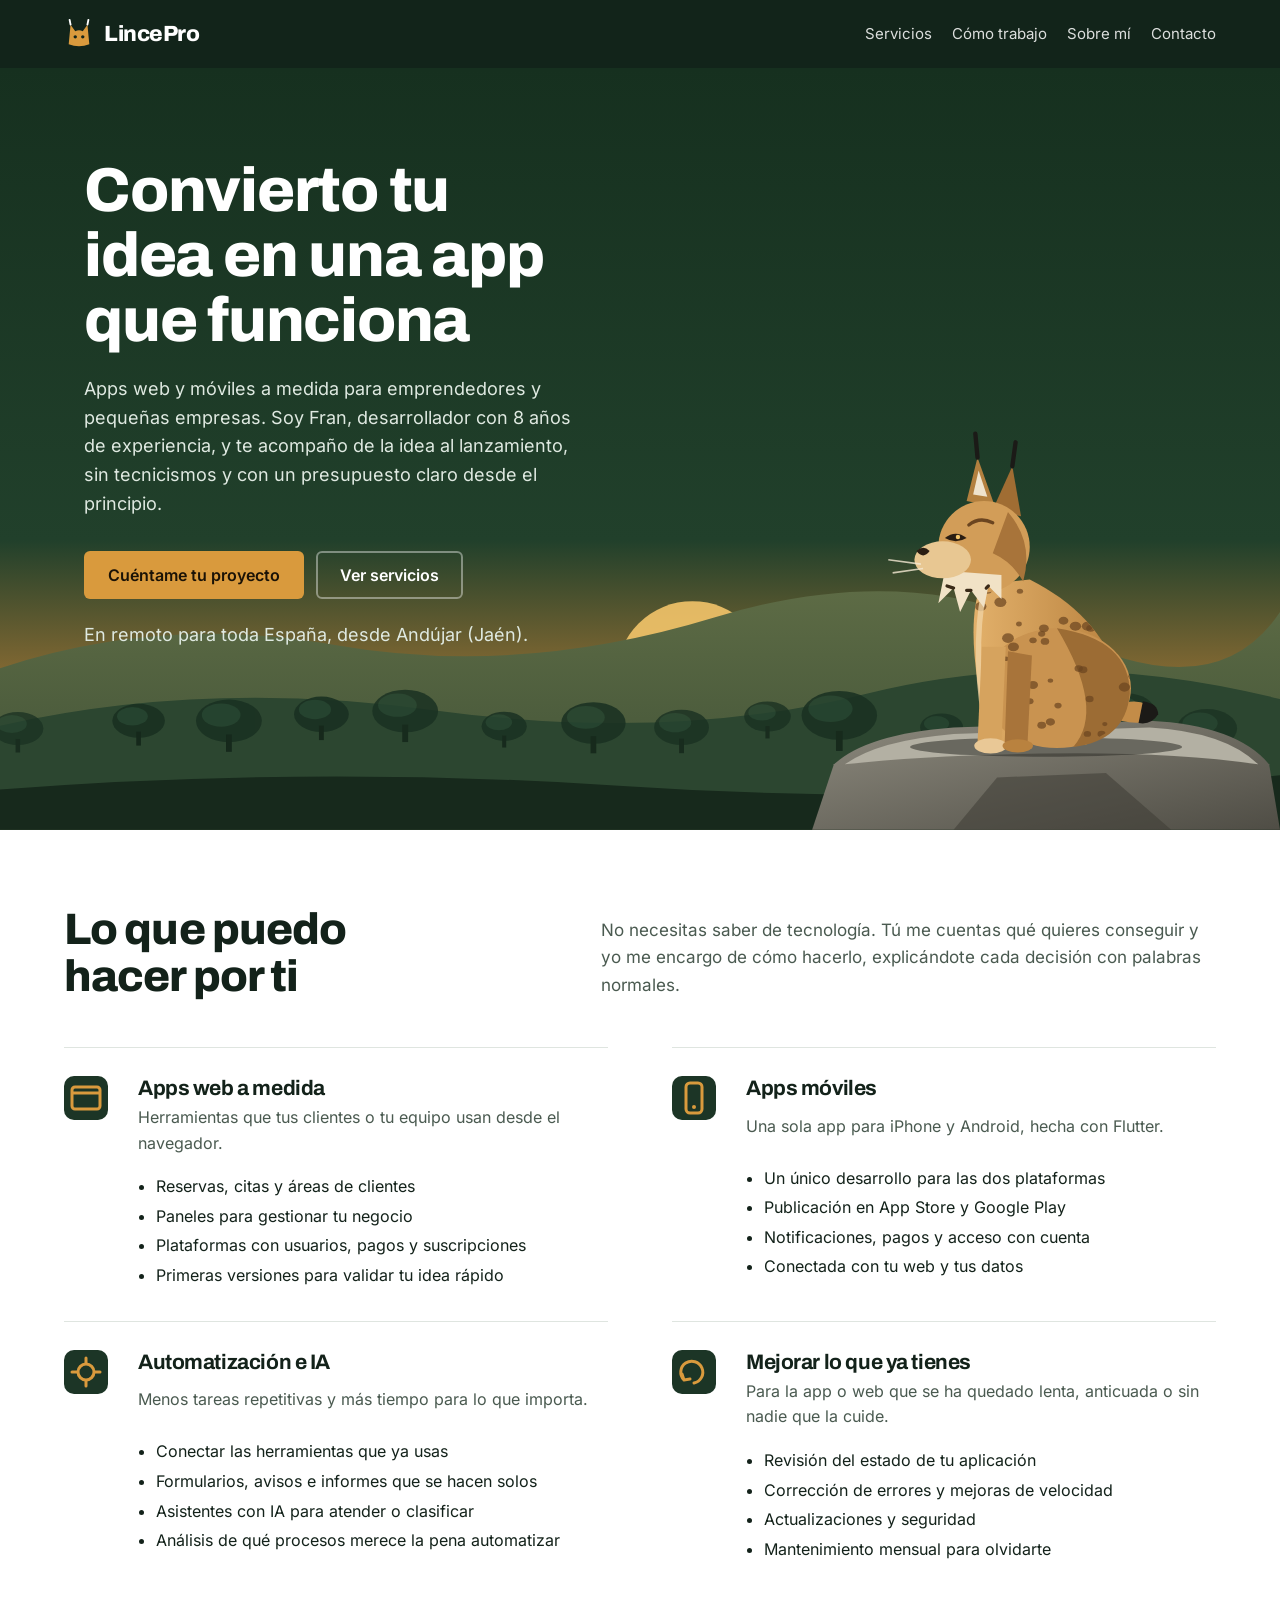
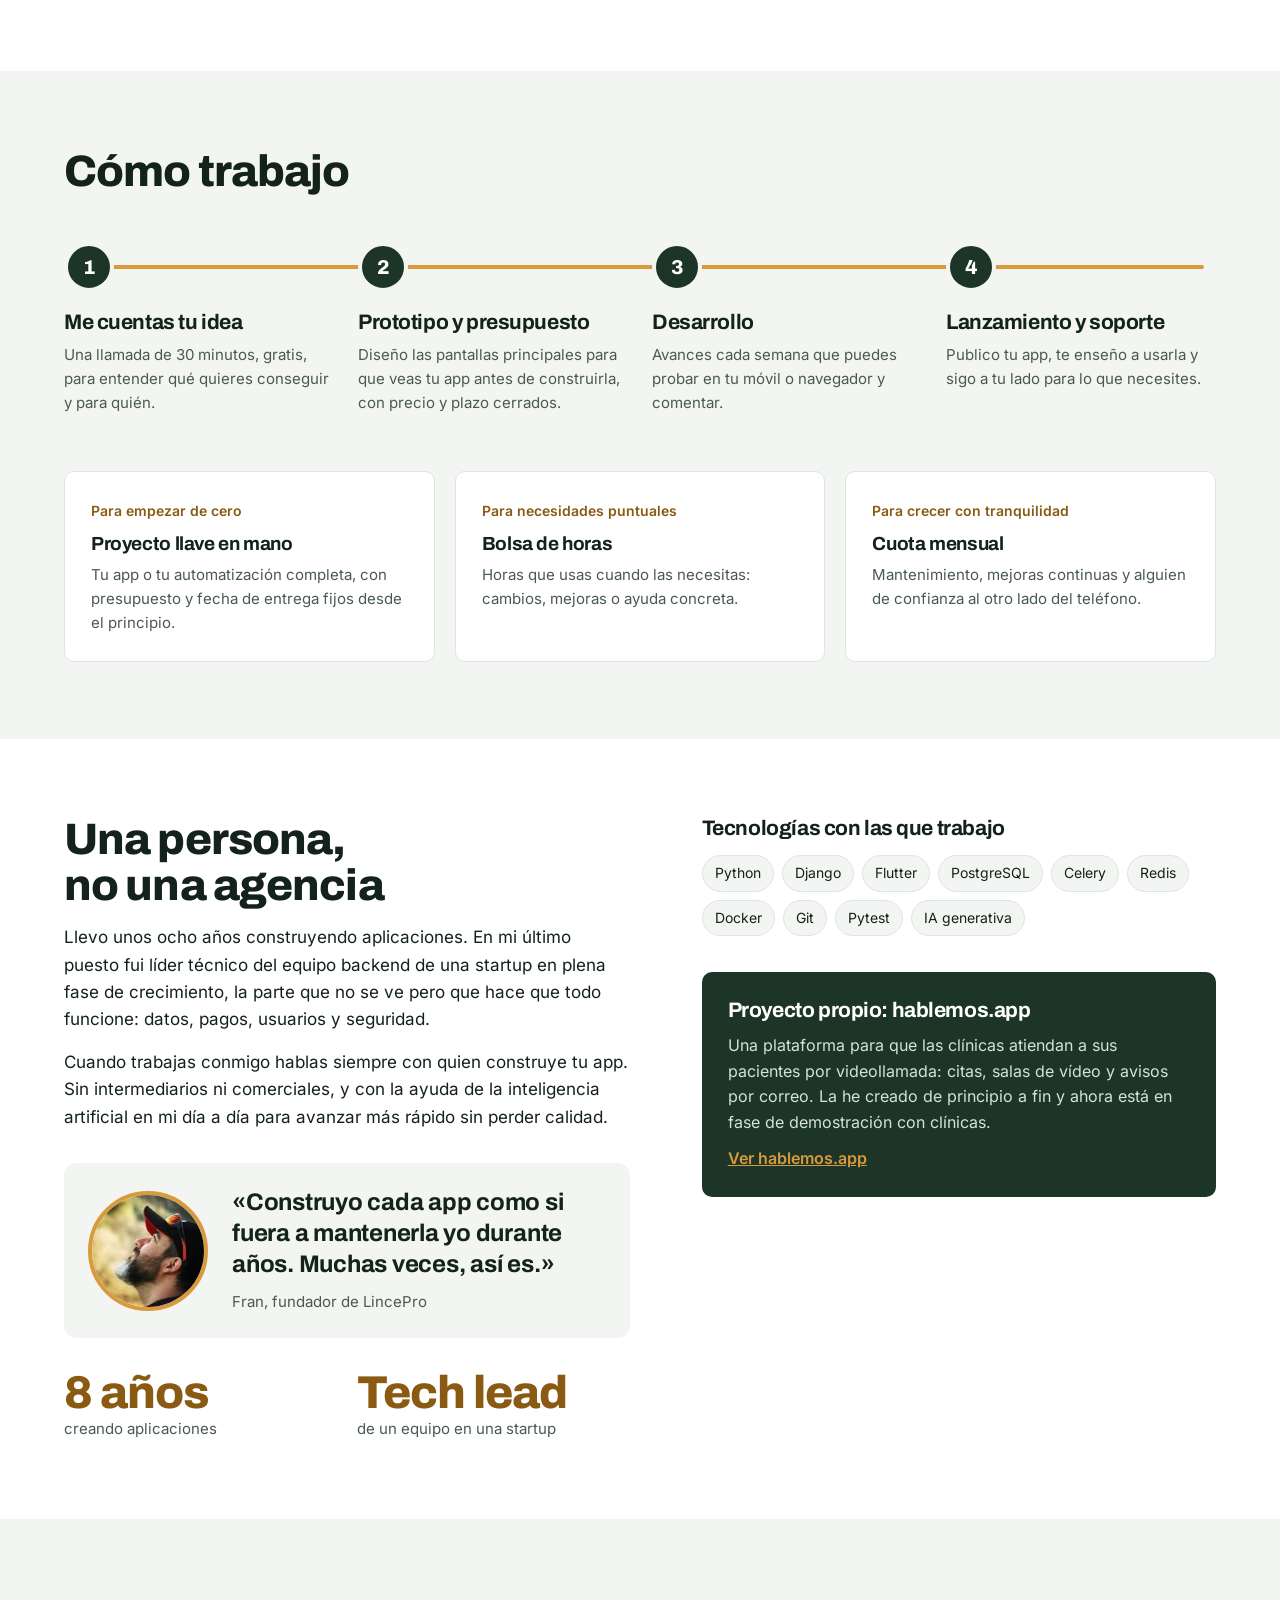
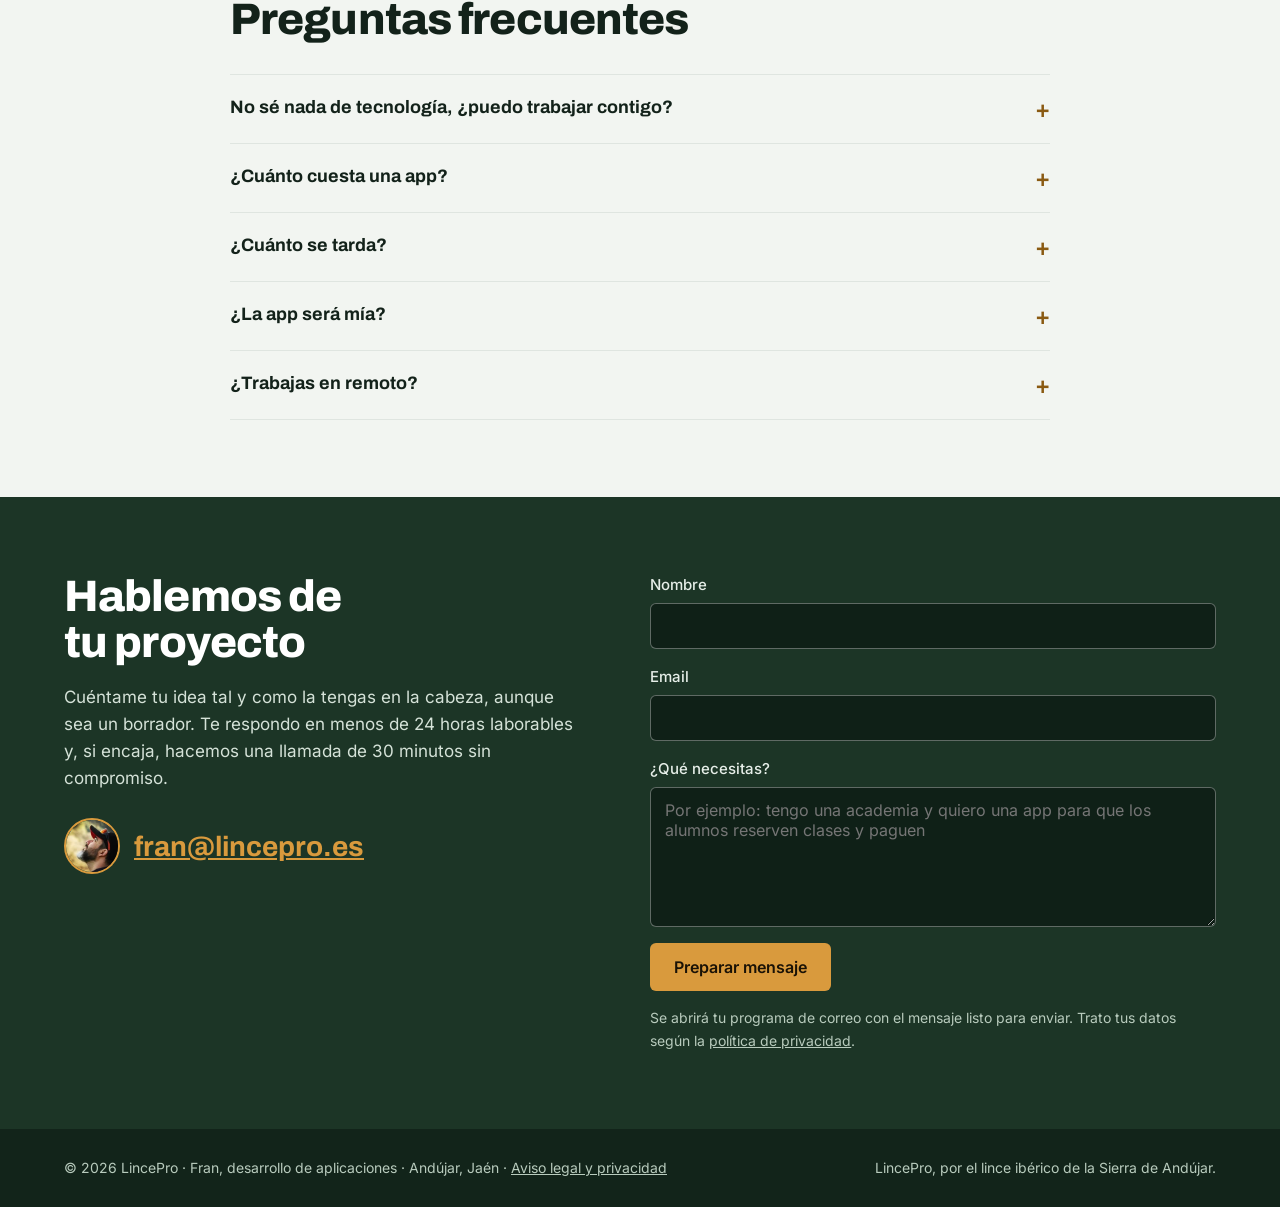
<file: index.html>
<!DOCTYPE html>
<html lang="es">
<head>
<meta charset="utf-8">
<meta name="viewport" content="width=device-width, initial-scale=1">
<title>LincePro</title>
<meta name="description" content="Apps web y móviles a medida para emprendedores y pequeñas empresas. Fran, desarrollador con 8 años de experiencia, te acompaña de la idea al lanzamiento. En remoto desde Andújar (Jaén).">
<link rel="stylesheet" href="fonts/fonts.css">
<link rel="icon" href="favicon.svg" type="image/svg+xml">
<style>
/* VOICE occasion: a small consultancy site, calm and confident, written by one engineer
   IDEA a naturalist's plate of the Sierra de Andújar: the Iberian lynx at dusk, sharp-eyed, on granite
   PICTURE layered sierra at dusk with encinas, a geometric lynx sitting on a granite boulder, facing the headline
   COLOUR deep encina green field, lynx ochre accent, white reading ground; night is the same green-black
   TYPE Archivo 800 display + Inter text
   LAYOUT laptop: full-bleed scene with headline in the quiet sky at left; under 900px: headline, then scene box, then sections */
:root{color-scheme:light dark;--bg:light-dark(#ffffff,#0e1611);--ink:light-dark(#13221a,#e6eee8);--soft:light-dark(#4a5a50,#a9b8ae);--rule:light-dark(#dfe5e0,#24332a);--panel:light-dark(#f2f5f1,#15211a);--green:#1c3526;--deep:#12241a;--ochre:#d99a3d;--ochre-ink:light-dark(#8a5a12,#e6ad57)}
:root[data-theme=light]{color-scheme:light}:root[data-theme=dark]{color-scheme:dark}
*{box-sizing:border-box;min-width:0}
html{scroll-behavior:smooth;scroll-padding-top:72px}
body{margin:0;background:var(--bg);color:var(--ink);font:16px/1.6 Inter,system-ui,sans-serif;overflow-x:clip}
h1,h2,h3{font-family:Archivo,Inter,sans-serif;letter-spacing:-.02em;line-height:1.05;text-wrap:balance;margin:0}
h2{font-size:clamp(30px,4vw,44px);font-weight:800}
h3{font-size:21px;font-weight:700;line-height:1.2}
p{margin:0}
a{color:inherit}
.wrap{max-width:1240px;margin:0 auto}
.band{padding-block:clamp(48px,6vw,96px);padding-inline:max(5vw,16px)}
.nav{position:sticky;top:0;z-index:5;background:var(--deep);color:#fff;padding:12px max(5vw,16px)}
.nav .wrap{display:flex;align-items:center;justify-content:space-between;gap:12px 24px;flex-wrap:wrap}
.logo{display:flex;align-items:center;gap:10px;font:800 22px Archivo,sans-serif;text-decoration:none;letter-spacing:-.02em}
.logo svg{width:30px;height:30px}
.links{display:flex;gap:4px 20px;flex-wrap:wrap;font-size:15px}
.links a{text-decoration:none;opacity:.85;padding:10px 0}
.links a:hover,.links a:focus-visible{opacity:1;text-decoration:underline;text-underline-offset:4px}
.hero{position:relative;background:var(--green);color:#fff;overflow:hidden}
.hero .wrap{position:relative;z-index:1;padding:clamp(56px,7vw,104px) max(5vw,16px) 0}
.hero-text{max-width:35rem}
.hero h1{font-size:clamp(38px,5.2vw,62px);font-weight:800}
.hero p{font-size:18px;margin-top:22px;color:#dfe9e1;max-width:32rem}
.ctas{display:flex;flex-wrap:wrap;gap:12px;margin-top:32px}
.btn{display:inline-flex;align-items:center;min-height:48px;padding:0 22px;border-radius:6px;font:600 16px Inter,sans-serif;text-decoration:none;border:2px solid transparent;cursor:pointer}
.btn.main{background:var(--ochre);color:#1a1206}
.btn.main:hover{background:#e8ad55}
.btn.ghost{border-color:#ffffff66;color:#fff}
.btn.ghost:hover{border-color:#fff}
.btn:focus-visible,input:focus-visible,textarea:focus-visible,summary:focus-visible{outline:3px solid var(--ochre);outline-offset:2px}
.where{margin-top:26px;font-size:15px;color:#c3d3c7}
.scene{position:relative;height:340px;margin-top:40px}
.scene svg{position:absolute;inset:0;width:100%;height:100%;display:block}
@media(min-width:900px){.hero{min-height:min(720px,92svh)}.scene{position:absolute;inset:0;height:auto;margin:0}.hero .wrap{padding-bottom:180px}}
.intro{display:grid;grid-template-columns:minmax(0,1fr) minmax(0,1.3fr);gap:24px 64px;align-items:end;margin-bottom:48px}
.intro p{color:var(--soft);font-size:17px;max-width:38rem}
.svc{display:grid;grid-template-columns:repeat(2,minmax(0,1fr));gap:0 64px}
.svc article{padding:28px 0;border-top:1px solid var(--rule);display:grid;grid-template-columns:56px minmax(0,1fr);gap:4px 18px}
.svc svg{width:44px;height:44px;grid-row:span 3}
.svc p{color:var(--soft)}
.svc ul{margin:10px 0 0;padding-left:18px;color:var(--ink)}
.svc li{margin:4px 0}
.alt{background:var(--panel)}
.route{list-style:none;padding:0;margin:48px 0 0;display:grid;grid-template-columns:repeat(4,minmax(0,1fr));gap:24px;position:relative}
.route::before{content:"";position:absolute;left:12px;right:12px;top:23px;height:4px;background:var(--ochre);border-radius:2px}
.route li{position:relative}
.dot{width:50px;height:50px;border-radius:50%;background:var(--green);color:#fff;display:grid;place-items:center;font:800 20px Archivo,sans-serif;border:4px solid var(--panel);position:relative}
.route h3{margin:18px 0 8px}
.route p{color:var(--soft);font-size:15px}
.modes{display:grid;grid-template-columns:repeat(3,minmax(0,1fr));gap:20px;margin-top:56px}
.mode{background:var(--bg);border:1px solid var(--rule);border-radius:10px;padding:26px}
.mode h3{font-size:19px}
.mode .tag{display:inline-block;font-size:14px;font-weight:600;color:var(--ochre-ink);margin-bottom:10px}
.mode p{color:var(--soft);font-size:15px;margin-top:8px}
.about{display:grid;grid-template-columns:minmax(0,1.1fr) minmax(0,1fr);gap:48px 72px}
.about p{margin-top:16px;font-size:17px}
.quote{display:grid;grid-template-columns:120px minmax(0,1fr);gap:24px;align-items:center;margin:32px 0 0;padding:24px;border-radius:12px;background:var(--panel)}
.quote img{width:120px;height:120px;border-radius:50%;object-fit:cover;border:4px solid var(--ochre);display:block}
.quote blockquote{margin:0;font:700 clamp(20px,2.2vw,24px)/1.3 Archivo,sans-serif;letter-spacing:-.01em;text-wrap:balance}
.quote figcaption{margin-top:10px;font-size:15px;color:var(--soft)}
.me{display:flex;align-items:center;gap:14px;margin-top:26px}
.me img{width:56px;height:56px;border-radius:50%;object-fit:cover;border:2px solid var(--ochre);flex:none}
.me .mail{margin-top:0}
@media(max-width:480px){.quote{grid-template-columns:minmax(0,1fr);justify-items:start}.quote img{width:96px;height:96px}}
.facts{display:grid;grid-template-columns:repeat(2,minmax(0,1fr));gap:20px;margin-top:32px}
.fact b{display:block;font:800 clamp(34px,4vw,46px)/1 Archivo,sans-serif;color:var(--ochre-ink);letter-spacing:-.02em}
.fact span{font-size:15px;color:var(--soft)}
.chips{display:flex;flex-wrap:wrap;gap:8px;margin-top:14px}
.chips span{padding:6px 12px;border-radius:999px;background:var(--panel);border:1px solid var(--rule);font-size:14px;white-space:nowrap}
.case{margin-top:36px;padding:26px;border-radius:10px;background:var(--green);color:#fff}
.case h3{color:#fff}
.case p{color:#d5e2d8;font-size:16px;margin-top:10px}
.case a{color:var(--ochre);font-weight:600}
.faq{max-width:820px}
details{border-top:1px solid var(--rule);padding:6px 0}
details:last-child{border-bottom:1px solid var(--rule)}
summary{cursor:pointer;font:700 18px Archivo,sans-serif;padding:16px 0;list-style:none;display:flex;justify-content:space-between;gap:16px;min-height:44px}
summary::after{content:"+";font-size:24px;line-height:1;color:var(--ochre-ink)}
details[open] summary::after{content:"–"}
details p{color:var(--soft);padding:0 0 18px;max-width:42rem}
.contact{background:var(--green);color:#fff}
.contact .wrap{display:grid;grid-template-columns:minmax(0,1fr) minmax(0,1.1fr);gap:40px 72px}
.contact h2{color:#fff}
.contact .lead{margin-top:18px;color:#d5e2d8;font-size:17px}
.mail{display:inline-block;margin-top:26px;font:700 clamp(22px,2.6vw,28px) Archivo,sans-serif;color:var(--ochre);overflow-wrap:anywhere}
form{display:grid;gap:16px}
label{display:grid;gap:6px;font-size:15px;font-weight:500;color:#e6eee8}
input,textarea{font:16px Inter,sans-serif;padding:12px 14px;border-radius:6px;border:1px solid #ffffff55;background:#0f2017;color:#fff;width:100%}
textarea{min-height:140px;resize:vertical}
.note{font-size:14px;color:#b8cbbd;min-height:1.4em}
footer{background:var(--deep);color:#b8cbbd;font-size:14px;padding:28px max(5vw,16px)}
footer .wrap{display:flex;flex-wrap:wrap;justify-content:space-between;gap:10px 32px}
@media(max-width:900px){.intro,.about,.contact .wrap{grid-template-columns:minmax(0,1fr)}.route{grid-template-columns:repeat(2,minmax(0,1fr));row-gap:36px}.route::before{display:none}}
@media(max-width:720px){.svc,.modes{grid-template-columns:minmax(0,1fr)}.links{font-size:14px;gap:2px 14px}}
@media(max-width:480px){.route{grid-template-columns:minmax(0,1fr)}.facts{grid-template-columns:minmax(0,1fr) minmax(0,1fr)}.links a:not(.k){display:none}}
@media(max-width:400px){.logo{font-size:18px;gap:8px}.logo svg{width:26px;height:26px}}
@media(prefers-reduced-motion:reduce){html{scroll-behavior:auto}#tail{animation:none!important}}
@keyframes flick{0%,86%,100%{transform:rotate(0)}91%{transform:rotate(-14deg)}}
</style>
</head>
<body>

<nav class="nav" aria-label="Principal">
  <div class="wrap">
    <a class="logo" href="#inicio" aria-label="LincePro, inicio">
      <svg viewBox="0 0 32 32" aria-hidden="true"><path d="M5 27 L7 6 L12 13 Q16 11 20 13 L25 6 L27 27 Q16 31 5 27Z" fill="#d99a3d"/><path d="M7 6 L6 1 M25 6 L26 1" stroke="#fff" stroke-width="2" stroke-linecap="round"/><circle cx="12" cy="19" r="1.8" fill="#12241a"/><circle cx="20" cy="19" r="1.8" fill="#12241a"/></svg>
      LincePro
    </a>
    <div class="links">
      <a href="#servicios">Servicios</a>
      <a href="#metodo">Cómo trabajo</a>
      <a href="#sobre-mi">Sobre mí</a>
      <a class="k" href="#contacto">Contacto</a>
    </div>
  </div>
</nav>

<header class="hero" id="inicio">
  <div class="scene" aria-hidden="true">
    <svg id="scene" viewBox="0 0 1200 700" preserveAspectRatio="xMaxYMax slice">
      <defs>
        <linearGradient id="sky" x1="0" y1="0" x2="0" y2="1">
          <stop offset="0" stop-color="#16301f"/><stop offset=".62" stop-color="#21402b"/><stop offset=".84" stop-color="#9c7334"/><stop offset="1" stop-color="#e3a64f"/>
        </linearGradient>
        <linearGradient id="far" x1="0" y1="0" x2="0" y2="1"><stop offset="0" stop-color="#5d6b45"/><stop offset="1" stop-color="#3f5136"/></linearGradient>
        <linearGradient id="rock" x1="0" y1="0" x2="1" y2="1"><stop offset="0" stop-color="#8d8a7e"/><stop offset="1" stop-color="#4f4d45"/></linearGradient>
        <linearGradient id="fur" x1="0" y1="0" x2="1" y2="0"><stop offset="0" stop-color="#e2b06a"/><stop offset="1" stop-color="#b9823f"/></linearGradient>
        <g id="oak"><ellipse cx="0" cy="0" rx="34" ry="22" fill="#1a3122"/><ellipse cx="-8" cy="-6" rx="20" ry="12" fill="#25432f"/><rect x="-3" y="14" width="6" height="18" fill="#14261a"/></g>
        <clipPath id="body"><ellipse cx="455" cy="330" rx="68" ry="55"/><path d="M392 380 C380 320 372 270 385 235 L430 230 C470 250 500 280 512 320 L482 382 Z"/></clipPath>
      </defs>
      <rect width="1200" height="700" fill="url(#sky)"/>
      <circle cx="660" cy="560" r="70" fill="#f3c56a" opacity=".9"/>
      <path d="M0 560 Q160 500 330 530 T680 505 T1000 520 T1200 500 L1200 700 L0 700Z" fill="url(#far)"/>
      <path d="M0 610 Q200 560 420 590 T820 575 T1200 580 L1200 700 L0 700Z" fill="#2c4630"/>
      <g id="oaks"></g>
      <path d="M0 665 Q300 640 600 660 T1200 650 L1200 700 L0 700Z" fill="#17291c"/>
      <path d="M770 700 L790 640 Q820 612 900 606 L1080 600 Q1160 604 1190 640 L1200 700Z" fill="url(#rock)"/>
      <path d="M800 640 Q830 618 900 612 L1080 606 Q1150 610 1180 640 Q1100 628 980 630 Q870 632 800 640Z" fill="#b3b0a3"/>
      <path d="M900 700 L940 652 L1040 648 L1100 700Z" fill="#3e3c36" opacity=".55"/>
      <ellipse cx="985" cy="624" rx="125" ry="9" fill="#2f2e29" opacity=".55"/>
      <g id="lynx" transform="translate(540 240)">
        <g id="tail" style="transform-origin:516px 348px;animation:flick 7s ease-in-out infinite">
          <path d="M508 346 Q534 336 546 352 Q540 366 514 360 Z" fill="#c38c48"/>
          <path d="M534 342 Q548 344 548 354 Q542 364 530 362 Z" fill="#1b1a17"/>
        </g>
        <path d="M392 380 C380 320 372 270 385 235 L430 230 C470 250 500 280 512 320 L482 382 Z" fill="url(#fur)"/>
        <ellipse cx="455" cy="330" rx="68" ry="55" fill="#c99350"/>
        <path d="M455 275 Q522 285 522 335 Q518 378 470 384 Q500 350 455 275Z" fill="#9c6c34"/>
        <g id="spots" clip-path="url(#body)"></g>
        <path d="M388 240 Q376 300 392 380" fill="none" stroke="#f0d3a2" stroke-width="5" stroke-linecap="round" opacity=".8"/>
        <path d="M410 296 L407 380 L428 380 L432 300 Z" fill="#a8743a"/>
        <path d="M386 292 L382 381 L404 381 L408 292 Z" fill="#d6a35e"/>
        <ellipse cx="394" cy="383" rx="15" ry="7" fill="#e9c896"/>
        <ellipse cx="419" cy="383" rx="14" ry="6" fill="#b9823f"/>
        <path d="M372 158 L382 118 L398 163 Z" fill="#b3803f"/><path d="M378 152 L383 130 L391 154 Z" fill="#efe3cd"/>
        <path d="M396 166 L414 126 L422 172 Z" fill="#a06d33"/>
        <path d="M382 118 L380 96 M414 126 L417 104" stroke="#1b1a17" stroke-width="4" stroke-linecap="round"/>
        <circle cx="388" cy="200" r="42" fill="#d29d58"/>
        <path d="M410 168 Q434 196 424 232 Q414 214 396 206 Z" fill="#a8743a"/>
        <path d="M352 222 L346 252 L360 238 L366 260 L376 240 L388 256 L392 236 L404 248 L404 226 Z" fill="#f1e2c6"/>
        <path d="M354 236 L360 238 M372 240 L376 240 M390 238 L392 236" stroke="#3a2a18" stroke-width="3" stroke-linecap="round"/>
        <ellipse cx="350" cy="212" rx="26" ry="17" fill="#e8c792"/>
        <path d="M326 204 Q332 198 338 204 Q332 212 326 204Z" fill="#2a1d12"/>
        <path d="M352 192 Q362 184 372 192 Q362 198 352 192Z" fill="#2a1d12"/>
        <circle cx="364" cy="191" r="2" fill="#f3c56a"/>
        <path d="M374 180 Q384 172 396 178" stroke="#6b4520" stroke-width="3" fill="none" stroke-linecap="round"/>
        <path d="M330 216 L300 212 M332 220 L304 224" stroke="#f6ead4" stroke-width="1.5" opacity=".8"/>
      </g>
    </svg>
  </div>
  <div class="wrap">
    <div class="hero-text">
      <h1>Convierto tu idea en una app que funciona</h1>
      <p>Apps web y móviles a medida para emprendedores y pequeñas empresas. Soy Fran, desarrollador con 8 años de experiencia, y te acompaño de la idea al lanzamiento, sin tecnicismos y con un presupuesto claro desde el principio.</p>
      <div class="ctas">
        <a class="btn main" href="#contacto">Cuéntame tu proyecto</a>
        <a class="btn ghost" href="#servicios">Ver servicios</a>
      </div>
      <p class="where">En remoto para toda España, desde Andújar (Jaén).</p>
    </div>
  </div>
</header>

<main>
<section class="band" id="servicios">
  <div class="wrap">
    <div class="intro">
      <h2>Lo que puedo hacer por ti</h2>
      <p>No necesitas saber de tecnología. Tú me cuentas qué quieres conseguir y yo me encargo de cómo hacerlo, explicándote cada decisión con palabras normales.</p>
    </div>
    <div class="svc" id="svc"></div>
  </div>
</section>

<section class="band alt" id="metodo">
  <div class="wrap">
    <h2>Cómo trabajo</h2>
    <ol class="route" id="route"></ol>
    <div class="modes" id="modes"></div>
  </div>
</section>

<section class="band" id="sobre-mi">
  <div class="wrap about">
    <div>
      <h2>Una persona, no una agencia</h2>
      <p>Llevo unos ocho años construyendo aplicaciones. En mi último puesto fui líder técnico del equipo backend de una startup en plena fase de crecimiento, la parte que no se ve pero que hace que todo funcione: datos, pagos, usuarios y seguridad.</p>
      <p>Cuando trabajas conmigo hablas siempre con quien construye tu app. Sin intermediarios ni comerciales, y con la ayuda de la inteligencia artificial en mi día a día para avanzar más rápido sin perder calidad.</p>
      <figure class="quote">
        <img src="img/fran.jpg" alt="Fran, fundador de LincePro" width="120" height="120">
        <div>
          <blockquote>«Construyo cada app como si fuera a mantenerla yo durante años. Muchas veces, así es.»</blockquote>
          <figcaption>Fran, fundador de LincePro</figcaption>
        </div>
      </figure>
      <div class="facts">
        <div class="fact"><b>8 años</b><span>creando aplicaciones</span></div>
        <div class="fact"><b>Tech lead</b><span>de un equipo en una startup</span></div>
      </div>
    </div>
    <div>
      <h3>Tecnologías con las que trabajo</h3>
      <div class="chips" id="chips"></div>
      <div class="case">
        <h3>Proyecto propio: hablemos.app</h3>
        <p>Una plataforma para que las clínicas atiendan a sus pacientes por videollamada: citas, salas de vídeo y avisos por correo. La he creado de principio a fin y ahora está en fase de demostración con clínicas.</p>
        <p><a href="https://hablemos.app">Ver hablemos.app</a></p>
      </div>
    </div>
  </div>
</section>

<section class="band alt" id="preguntas">
  <div class="wrap faq">
    <h2>Preguntas frecuentes</h2>
    <div id="faq" style="margin-top:32px"></div>
  </div>
</section>

<section class="band contact" id="contacto">
  <div class="wrap">
    <div>
      <h2>Hablemos de tu proyecto</h2>
      <p class="lead">Cuéntame tu idea tal y como la tengas en la cabeza, aunque sea un borrador. Te respondo en menos de 24 horas laborables y, si encaja, hacemos una llamada de 30 minutos sin compromiso.</p>
      <div class="me"><img src="img/fran.jpg" alt="" width="56" height="56"><a class="mail" href="mailto:fran@lincepro.es">fran@lincepro.es</a></div>
    </div>
    <form id="form" novalidate>
      <label for="f-name">Nombre<input id="f-name" name="name" autocomplete="name" required></label>
      <label for="f-mail">Email<input id="f-mail" name="email" type="email" autocomplete="email" required></label>
      <label for="f-msg">¿Qué necesitas?<textarea id="f-msg" name="msg" required placeholder="Por ejemplo: tengo una academia y quiero una app para que los alumnos reserven clases y paguen"></textarea></label>
      <div><button class="btn main" type="submit">Preparar mensaje</button></div>
      <p class="note" id="note" role="status">Se abrirá tu programa de correo con el mensaje listo para enviar. Trato tus datos según la <a href="legal.html#privacidad">política de privacidad</a>.</p>
    </form>
  </div>
</section>
</main>

<footer>
  <div class="wrap">
    <span>© 2026 LincePro · Fran, desarrollo de aplicaciones · Andújar, Jaén · <a href="legal.html">Aviso legal y privacidad</a></span>
    <span>LincePro, por el lince ibérico de la Sierra de Andújar.</span>
  </div>
</footer>

<script>
{
const icon=p=>`<svg viewBox="0 0 44 44" aria-hidden="true"><rect width="44" height="44" rx="10" fill="var(--green)"/>${p}</svg>`;
const services=[
  {t:"Apps web a medida",d:"Herramientas que tus clientes o tu equipo usan desde el navegador.",l:["Reservas, citas y áreas de clientes","Paneles para gestionar tu negocio","Plataformas con usuarios, pagos y suscripciones","Primeras versiones para validar tu idea rápido"],i:'<rect x="8" y="11" width="28" height="22" rx="3" fill="none" stroke="#d99a3d" stroke-width="3"/><path d="M8 17 H36" stroke="#d99a3d" stroke-width="3"/>'},
  {t:"Apps móviles",d:"Una sola app para iPhone y Android, hecha con Flutter.",l:["Un único desarrollo para las dos plataformas","Publicación en App Store y Google Play","Notificaciones, pagos y acceso con cuenta","Conectada con tu web y tus datos"],i:'<rect x="14" y="7" width="16" height="30" rx="4" fill="none" stroke="#d99a3d" stroke-width="3"/><circle cx="22" cy="31" r="2" fill="#d99a3d"/>'},
  {t:"Automatización e IA",d:"Menos tareas repetitivas y más tiempo para lo que importa.",l:["Conectar las herramientas que ya usas","Formularios, avisos e informes que se hacen solos","Asistentes con IA para atender o clasificar","Análisis de qué procesos merece la pena automatizar"],i:'<circle cx="22" cy="22" r="8" fill="none" stroke="#d99a3d" stroke-width="3"/><path d="M22 8 V13 M22 31 V36 M8 22 H13 M31 22 H36" stroke="#d99a3d" stroke-width="3" stroke-linecap="round"/>'},
  {t:"Mejorar lo que ya tienes",d:"Para la app o web que se ha quedado lenta, anticuada o sin nadie que la cuide.",l:["Revisión del estado de tu aplicación","Corrección de errores y mejoras de velocidad","Actualizaciones y seguridad","Mantenimiento mensual para olvidarte"],i:'<path d="M12 30 A11 11 0 1 1 22 33 M12 30 L10 24 M12 30 L18 29" stroke="#d99a3d" stroke-width="3" fill="none" stroke-linecap="round"/>'}
];
document.getElementById('svc').innerHTML=services.map(s=>`<article>${icon(s.i)}<h3>${s.t}</h3><p>${s.d}</p><ul>${s.l.map(x=>`<li>${x}</li>`).join('')}</ul></article>`).join('');

const steps=[
  ["Me cuentas tu idea","Una llamada de 30 minutos, gratis, para entender qué quieres conseguir y para quién."],
  ["Prototipo y presupuesto","Diseño las pantallas principales para que veas tu app antes de construirla, con precio y plazo cerrados."],
  ["Desarrollo","Avances cada semana que puedes probar en tu móvil o navegador y comentar."],
  ["Lanzamiento y soporte","Publico tu app, te enseño a usarla y sigo a tu lado para lo que necesites."]
];
document.getElementById('route').innerHTML=steps.map((s,i)=>`<li><div class="dot">${i+1}</div><h3>${s[0]}</h3><p>${s[1]}</p></li>`).join('');

const modes=[
  ["Para empezar de cero","Proyecto llave en mano","Tu app o tu automatización completa, con presupuesto y fecha de entrega fijos desde el principio."],
  ["Para necesidades puntuales","Bolsa de horas","Horas que usas cuando las necesitas: cambios, mejoras o ayuda concreta."],
  ["Para crecer con tranquilidad","Cuota mensual","Mantenimiento, mejoras continuas y alguien de confianza al otro lado del teléfono."]
];
document.getElementById('modes').innerHTML=modes.map(m=>`<div class="mode"><span class="tag">${m[0]}</span><h3>${m[1]}</h3><p>${m[2]}</p></div>`).join('');

const chips=["Python","Django","Flutter","PostgreSQL","Celery","Redis","Docker","Git","Pytest","IA generativa"];
document.getElementById('chips').innerHTML=chips.map(c=>`<span>${c}</span>`).join('');

const faq=[
  ["No sé nada de tecnología, ¿puedo trabajar contigo?","Claro, es justo para quien está pensado este servicio. Te explico cada paso sin jerga y tú decides sobre lo que importa: qué hace la app y para quién."],
  ["¿Cuánto cuesta una app?","Depende de lo que tenga que hacer. Tras la primera llamada te envío una propuesta con precio cerrado, y siempre te propongo empezar por una versión sencilla para validar la idea sin arriesgar de más."],
  ["¿Cuánto se tarda?","Una primera versión sencilla suele estar en pocas semanas. El plazo exacto va en la propuesta, junto al precio."],
  ["¿La app será mía?","Sí. El código, los datos y las cuentas en las tiendas de aplicaciones quedan a tu nombre."],
  ["¿Trabajas en remoto?","Sí, con clientes de toda España. Si hace falta, nos vemos en persona para las reuniones importantes."]
];
document.getElementById('faq').innerHTML=faq.map(f=>`<details><summary>${f[0]}</summary><p>${f[1]}</p></details>`).join('');

let seed=7;const rnd=()=>(seed=seed*16807%2147483647)/2147483647;
const oaks=[];for(let i=0;i<14;i++){const x=40+i*82+rnd()*40,y=590+rnd()*18,k=.55+rnd()*.5;oaks.push(`<use href="#oak" transform="translate(${x.toFixed(0)} ${y.toFixed(0)}) scale(${k.toFixed(2)})" opacity="${(.7+rnd()*.3).toFixed(2)}"/>`)}
document.getElementById('oaks').innerHTML=oaks.join('');
const sp=[];for(let i=0;i<46;i++){const x=380+rnd()*150,y=240+rnd()*140,r=2+rnd()*3.5;sp.push(`<ellipse cx="${x.toFixed(0)}" cy="${y.toFixed(0)}" rx="${r.toFixed(1)}" ry="${(r*.8).toFixed(1)}" fill="#6b4520" opacity=".7"/>`)}
document.getElementById('spots').innerHTML=sp.join('');

const form=document.getElementById('form'),note=document.getElementById('note');
form.addEventListener('submit',e=>{
  e.preventDefault();
  const n=form.name.value.trim(),m=form.email.value.trim(),t=form.msg.value.trim();
  if(!n||!m||!t){note.textContent='Rellena nombre, email y mensaje, por favor.';return}
  const body=`${t}\n\n${n}\n${m}`;
  location.href=`mailto:fran@lincepro.es?subject=${encodeURIComponent('Proyecto: '+n)}&body=${encodeURIComponent(body)}`;
  note.textContent='Si no se abre tu correo, escríbeme directamente a fran@lincepro.es.';
});
}
</script>
</body>
</html>
</file>
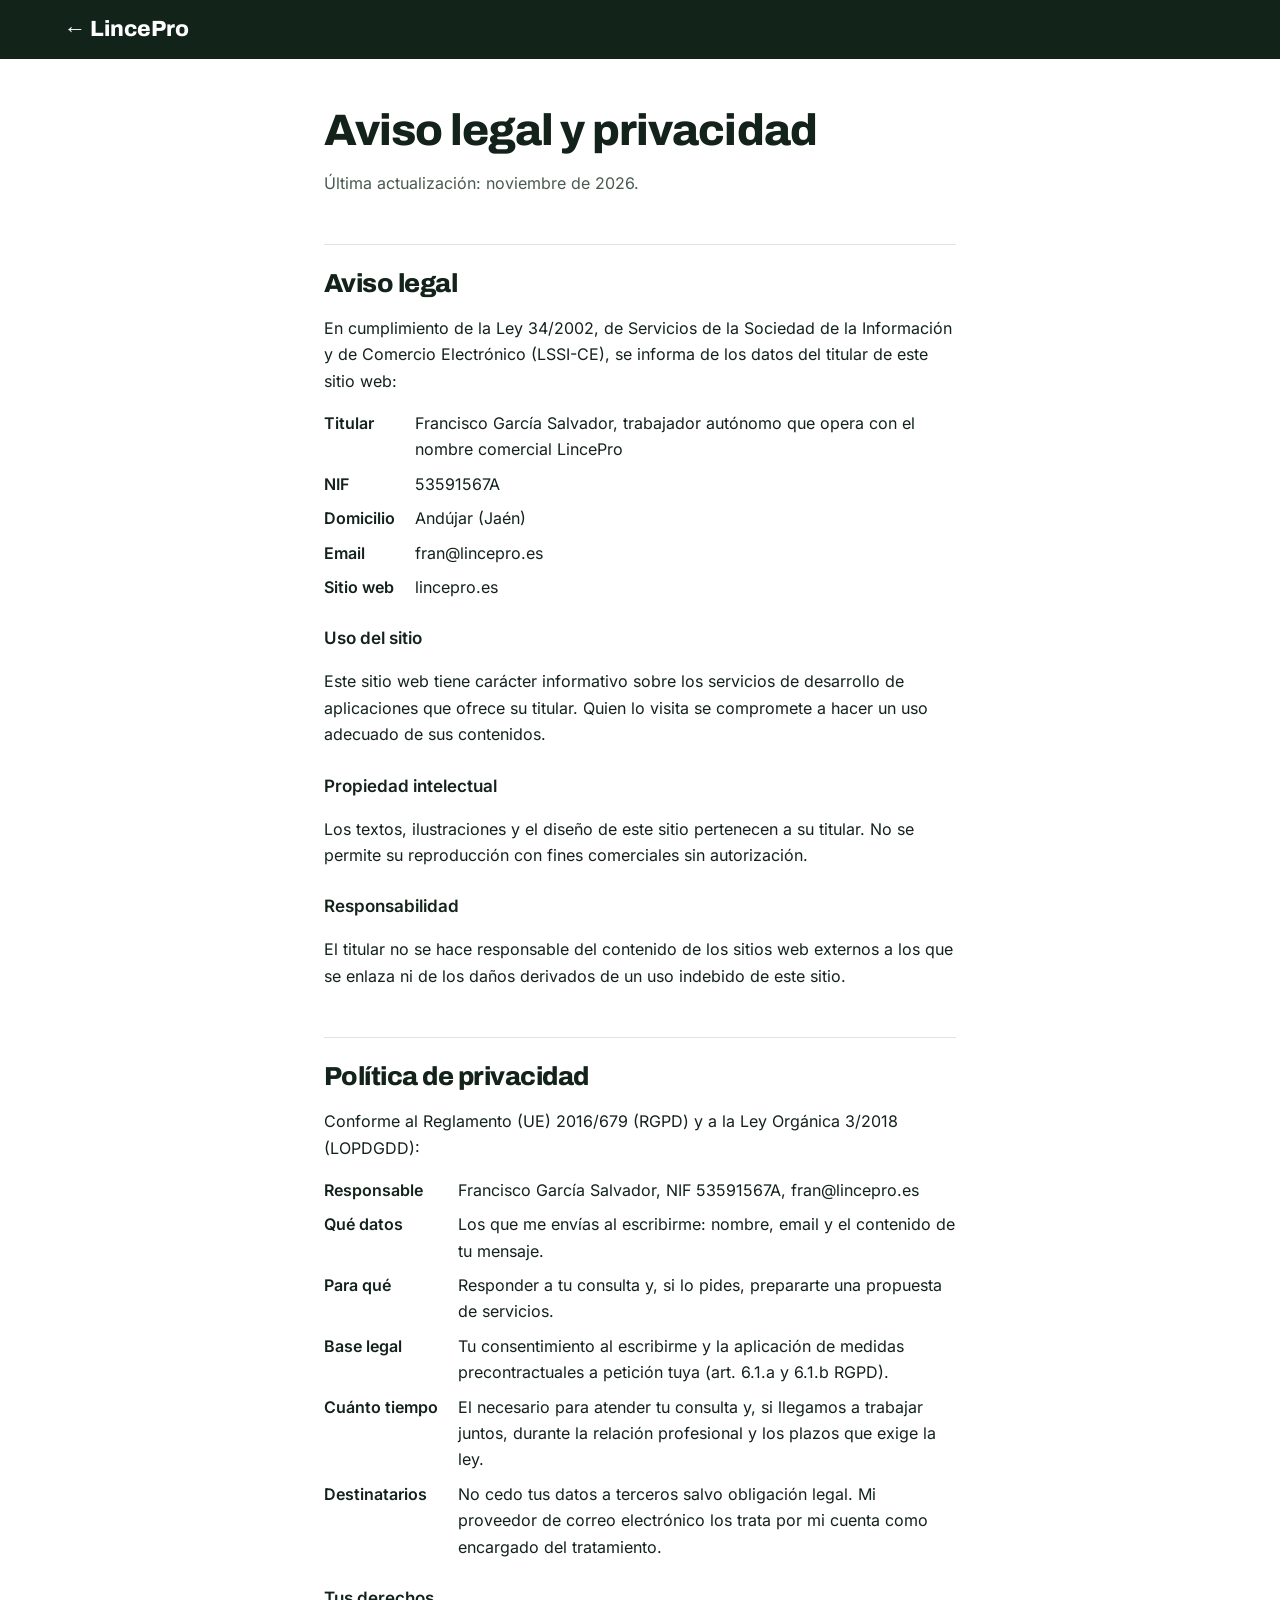
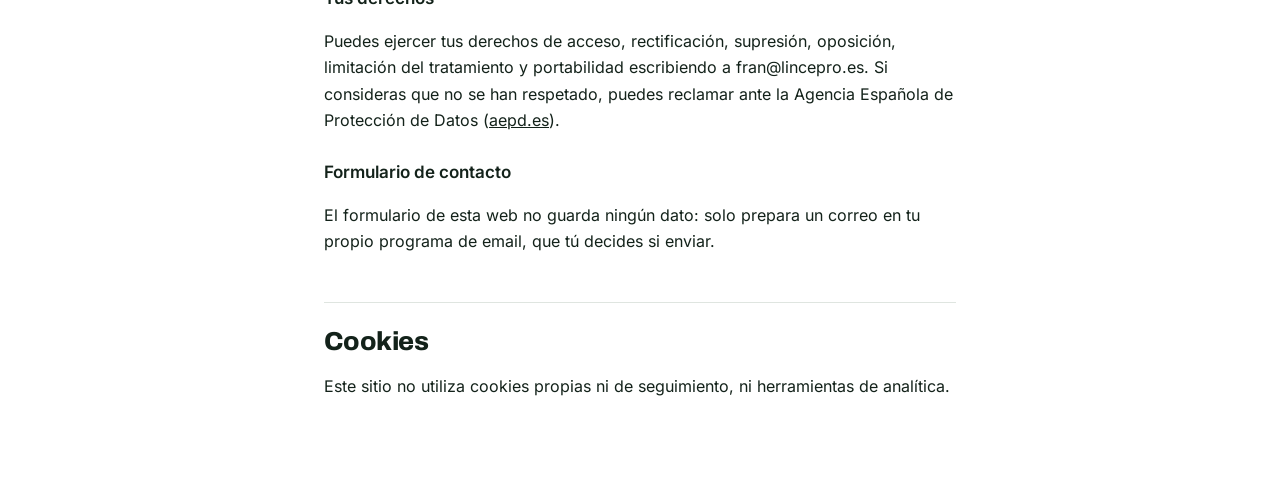
<file: legal.html>
<!DOCTYPE html>
<html lang="es">
<head>
<meta charset="utf-8">
<meta name="viewport" content="width=device-width, initial-scale=1">
<title>LincePro legal</title>
<meta name="robots" content="noindex">
<link rel="stylesheet" href="fonts/fonts.css">
<link rel="icon" href="favicon.svg" type="image/svg+xml">
<style>
:root{color-scheme:light dark;--bg:light-dark(#ffffff,#0e1611);--ink:light-dark(#13221a,#e6eee8);--soft:light-dark(#4a5a50,#a9b8ae);--rule:light-dark(#dfe5e0,#24332a);--fill:light-dark(#fde9c8,#4a3613)}
:root[data-theme=light]{color-scheme:light}:root[data-theme=dark]{color-scheme:dark}
*{box-sizing:border-box;min-width:0}
body{margin:0;background:var(--bg);color:var(--ink);font:16px/1.65 Inter,system-ui,sans-serif;overflow-x:clip}
header{background:#12241a;color:#fff;padding:16px max(5vw,16px)}
header a{color:#fff;font:800 22px Archivo,sans-serif;text-decoration:none}
main{max-width:760px;margin:0 auto;padding:48px max(5vw,16px) 72px}
h1{font:800 clamp(32px,5vw,44px)/1.05 Archivo,sans-serif;letter-spacing:-.02em;margin:0 0 8px}
h2{font:800 26px/1.15 Archivo,sans-serif;letter-spacing:-.02em;margin:48px 0 12px;padding-top:24px;border-top:1px solid var(--rule)}
h3{font-size:17px;margin:24px 0 6px}
p,li{color:var(--ink)}
.soft{color:var(--soft)}
dl{display:grid;grid-template-columns:max-content minmax(0,1fr);gap:8px 20px;margin:16px 0}
dt{font-weight:600}
dd{margin:0}
a{color:inherit}
@media(max-width:520px){dl{grid-template-columns:minmax(0,1fr)}dd{margin-bottom:8px}}
</style>
</head>
<body>
<header><a href="index.html">← LincePro</a></header>
<main>
<h1>Aviso legal y privacidad</h1>
<p class="soft">Última actualización: noviembre de 2026.</p>

<h2 id="aviso-legal">Aviso legal</h2>
<p>En cumplimiento de la Ley 34/2002, de Servicios de la Sociedad de la Información y de Comercio Electrónico (LSSI-CE), se informa de los datos del titular de este sitio web:</p>
<dl>
  <dt>Titular</dt><dd><span>Francisco García Salvador</span>, trabajador autónomo que opera con el nombre comercial LincePro</dd>
  <dt>NIF</dt><dd><span>53591567A</span></dd>
  <dt>Domicilio</dt><dd><span>Andújar (Jaén)</dd>
  <dt>Email</dt><dd>fran@lincepro.es</dd>
  <dt>Sitio web</dt><dd>lincepro.es</dd>
</dl>
<h3>Uso del sitio</h3>
<p>Este sitio web tiene carácter informativo sobre los servicios de desarrollo de aplicaciones que ofrece su titular. Quien lo visita se compromete a hacer un uso adecuado de sus contenidos.</p>
<h3>Propiedad intelectual</h3>
<p>Los textos, ilustraciones y el diseño de este sitio pertenecen a su titular. No se permite su reproducción con fines comerciales sin autorización.</p>
<h3>Responsabilidad</h3>
<p>El titular no se hace responsable del contenido de los sitios web externos a los que se enlaza ni de los daños derivados de un uso indebido de este sitio.</p>

<h2 id="privacidad">Política de privacidad</h2>
<p>Conforme al Reglamento (UE) 2016/679 (RGPD) y a la Ley Orgánica 3/2018 (LOPDGDD):</p>
<dl>
  <dt>Responsable</dt><dd><span>Francisco García Salvador</span>, NIF <span>53591567A</span>, fran@lincepro.es</dd>
  <dt>Qué datos</dt><dd>Los que me envías al escribirme: nombre, email y el contenido de tu mensaje.</dd>
  <dt>Para qué</dt><dd>Responder a tu consulta y, si lo pides, prepararte una propuesta de servicios.</dd>
  <dt>Base legal</dt><dd>Tu consentimiento al escribirme y la aplicación de medidas precontractuales a petición tuya (art. 6.1.a y 6.1.b RGPD).</dd>
  <dt>Cuánto tiempo</dt><dd>El necesario para atender tu consulta y, si llegamos a trabajar juntos, durante la relación profesional y los plazos que exige la ley.</dd>
  <dt>Destinatarios</dt><dd>No cedo tus datos a terceros salvo obligación legal. Mi proveedor de correo electrónico los trata por mi cuenta como encargado del tratamiento.</dd>
</dl>
<h3>Tus derechos</h3>
<p>Puedes ejercer tus derechos de acceso, rectificación, supresión, oposición, limitación del tratamiento y portabilidad escribiendo a fran@lincepro.es. Si consideras que no se han respetado, puedes reclamar ante la Agencia Española de Protección de Datos (<a href="https://www.aepd.es">aepd.es</a>).</p>
<h3>Formulario de contacto</h3>
<p>El formulario de esta web no guarda ningún dato: solo prepara un correo en tu propio programa de email, que tú decides si enviar.</p>

<h2 id="cookies">Cookies</h2>
<p>Este sitio no utiliza cookies propias ni de seguimiento, ni herramientas de analítica.</p>
</main>
</body>
</html>
</file>
<file: fonts/fonts.css>
@font-face{font-family:Inter;font-style:normal;font-weight:400;font-display:swap;src:url(inter-latin-400-normal.woff2) format('woff2')}
@font-face{font-family:Inter;font-style:normal;font-weight:500;font-display:swap;src:url(inter-latin-500-normal.woff2) format('woff2')}
@font-face{font-family:Inter;font-style:normal;font-weight:600;font-display:swap;src:url(inter-latin-600-normal.woff2) format('woff2')}
@font-face{font-family:Archivo;font-style:normal;font-weight:500;font-display:swap;src:url(archivo-latin-500-normal.woff2) format('woff2')}
@font-face{font-family:Archivo;font-style:normal;font-weight:700;font-display:swap;src:url(archivo-latin-700-normal.woff2) format('woff2')}
@font-face{font-family:Archivo;font-style:normal;font-weight:800;font-display:swap;src:url(archivo-latin-800-normal.woff2) format('woff2')}
</file>
